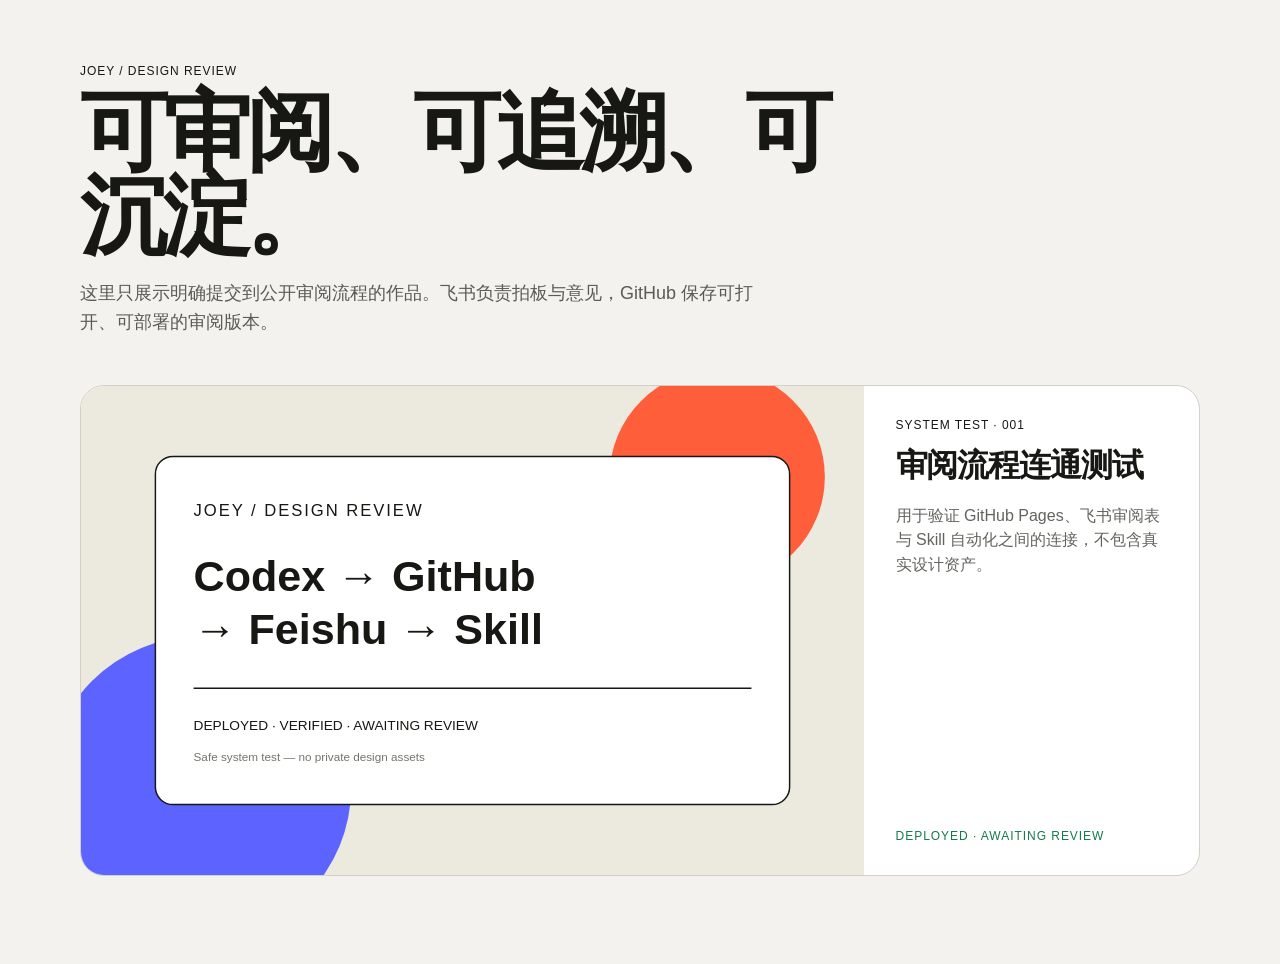
<file: docs/index.html>
<!doctype html>
<html lang="zh-CN">
<head>
  <meta charset="utf-8">
  <meta name="viewport" content="width=device-width, initial-scale=1">
  <title>Joey Design Review</title>
  <link rel="stylesheet" href="./styles.css">
</head>
<body>
  <main>
    <div class="eyebrow">Joey / Design Review</div>
    <h1>可审阅、可追溯、可沉淀。</h1>
    <p class="lede">这里只展示明确提交到公开审阅流程的作品。飞书负责拍板与意见，GitHub 保存可打开、可部署的审阅版本。</p>
    <a class="card" href="./items/workflow-test/">
      <img src="./assets/workflow-test.svg" alt="飞书与 GitHub 审阅流程连通测试卡">
      <div class="card-copy">
        <div>
          <div class="meta">System test · 001</div>
          <h2>审阅流程连通测试</h2>
          <p>用于验证 GitHub Pages、飞书审阅表与 Skill 自动化之间的连接，不包含真实设计资产。</p>
        </div>
        <div class="status">Deployed · Awaiting review</div>
      </div>
    </a>
  </main>
</body>
</html>
</file>
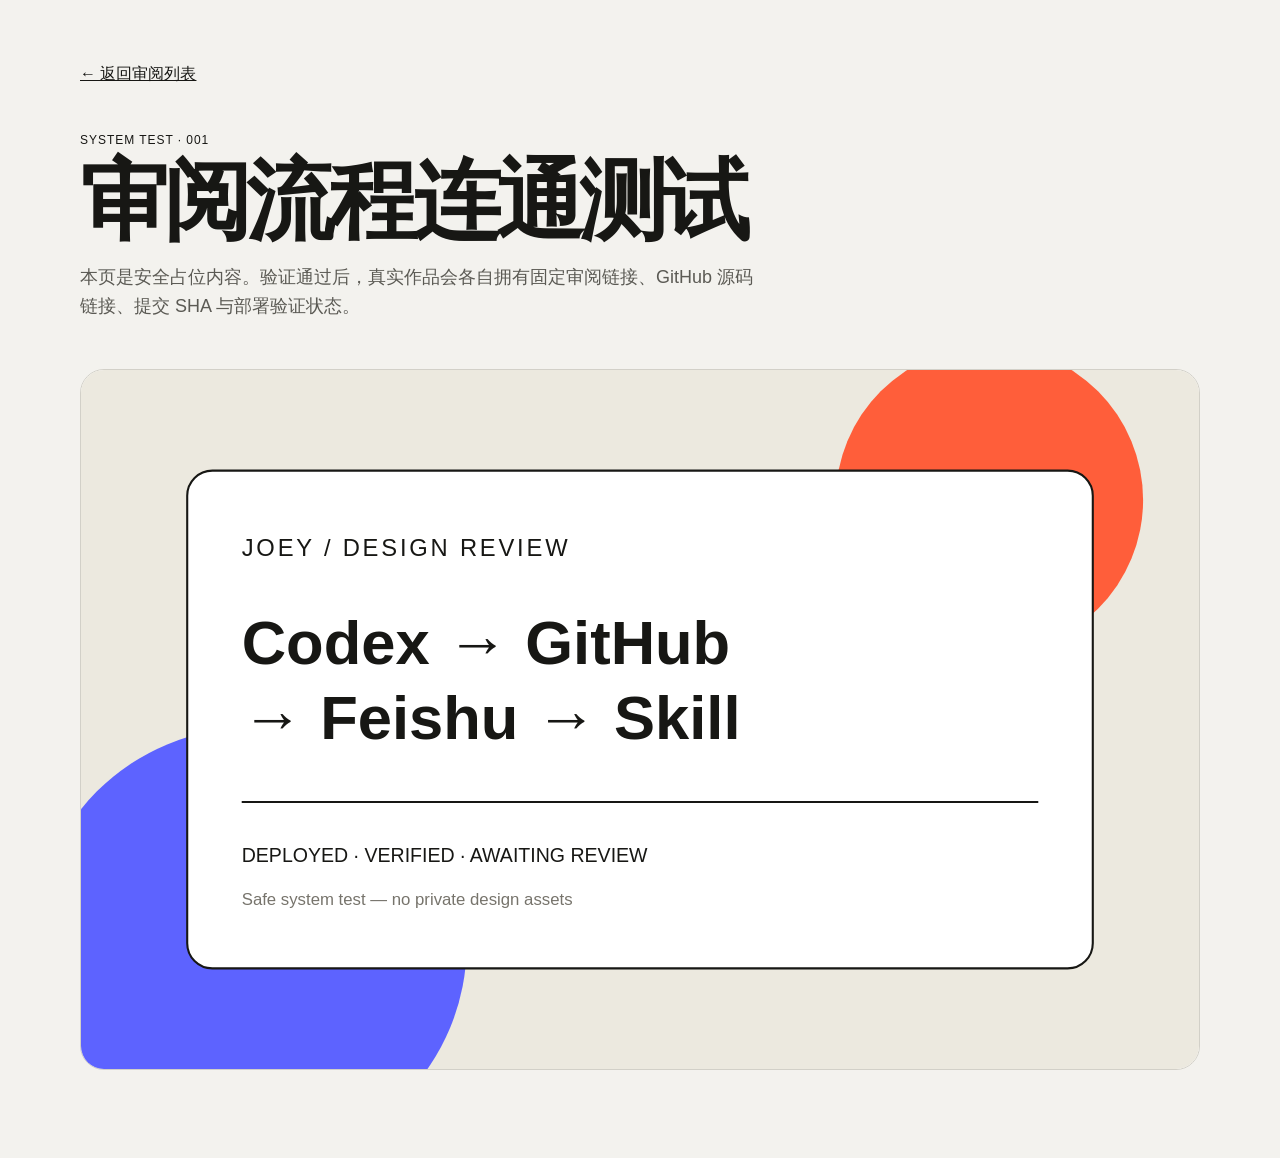
<file: docs/items/workflow-test/index.html>
<!doctype html>
<html lang="zh-CN">
<head>
  <meta charset="utf-8">
  <meta name="viewport" content="width=device-width, initial-scale=1">
  <title>审阅流程连通测试 · Joey Design Review</title>
  <link rel="stylesheet" href="../../styles.css">
</head>
<body>
  <main>
    <a class="back" href="../../">← 返回审阅列表</a>
    <div class="eyebrow" style="margin-top:48px">System test · 001</div>
    <h1>审阅流程连通测试</h1>
    <p class="lede">本页是安全占位内容。验证通过后，真实作品会各自拥有固定审阅链接、GitHub 源码链接、提交 SHA 与部署验证状态。</p>
    <img class="review-image" src="../../assets/workflow-test.svg" alt="审阅流程连通测试图">
  </main>
</body>
</html>
</file>
<file: docs/styles.css>
:root {
  color-scheme: light;
  font-family: Inter, ui-sans-serif, -apple-system, BlinkMacSystemFont, "Segoe UI", sans-serif;
  background: #f3f2ee;
  color: #171714;
}

* { box-sizing: border-box; }

body { margin: 0; }

main {
  width: min(1120px, calc(100% - 40px));
  margin: 0 auto;
  padding: 64px 0 88px;
}

.eyebrow,
.meta,
.status {
  font-size: 12px;
  letter-spacing: .08em;
  text-transform: uppercase;
}

h1 {
  max-width: 820px;
  margin: 12px 0 20px;
  font-size: clamp(42px, 7vw, 88px);
  line-height: .96;
  letter-spacing: -.055em;
}

.lede {
  max-width: 680px;
  margin: 0 0 48px;
  font-size: 18px;
  line-height: 1.6;
  color: #5b5a54;
}

.card {
  display: grid;
  grid-template-columns: minmax(0, 1.4fr) minmax(260px, .6fr);
  overflow: hidden;
  border: 1px solid #d2d0c8;
  border-radius: 24px;
  background: #fff;
  color: inherit;
  text-decoration: none;
}

.card img { width: 100%; height: 100%; min-height: 420px; object-fit: cover; }
.card-copy { padding: 32px; display: flex; flex-direction: column; justify-content: space-between; }
.card h2 { margin: 12px 0; font-size: 32px; letter-spacing: -.035em; }
.card p { color: #64635e; line-height: 1.55; }
.status { color: #16794d; }
.back { color: inherit; }

.review-image {
  display: block;
  width: 100%;
  margin-top: 40px;
  border-radius: 24px;
  border: 1px solid #d2d0c8;
  background: #fff;
}

@media (max-width: 760px) {
  main { padding-top: 36px; }
  .card { grid-template-columns: 1fr; }
  .card img { min-height: 280px; }
}
</file>
